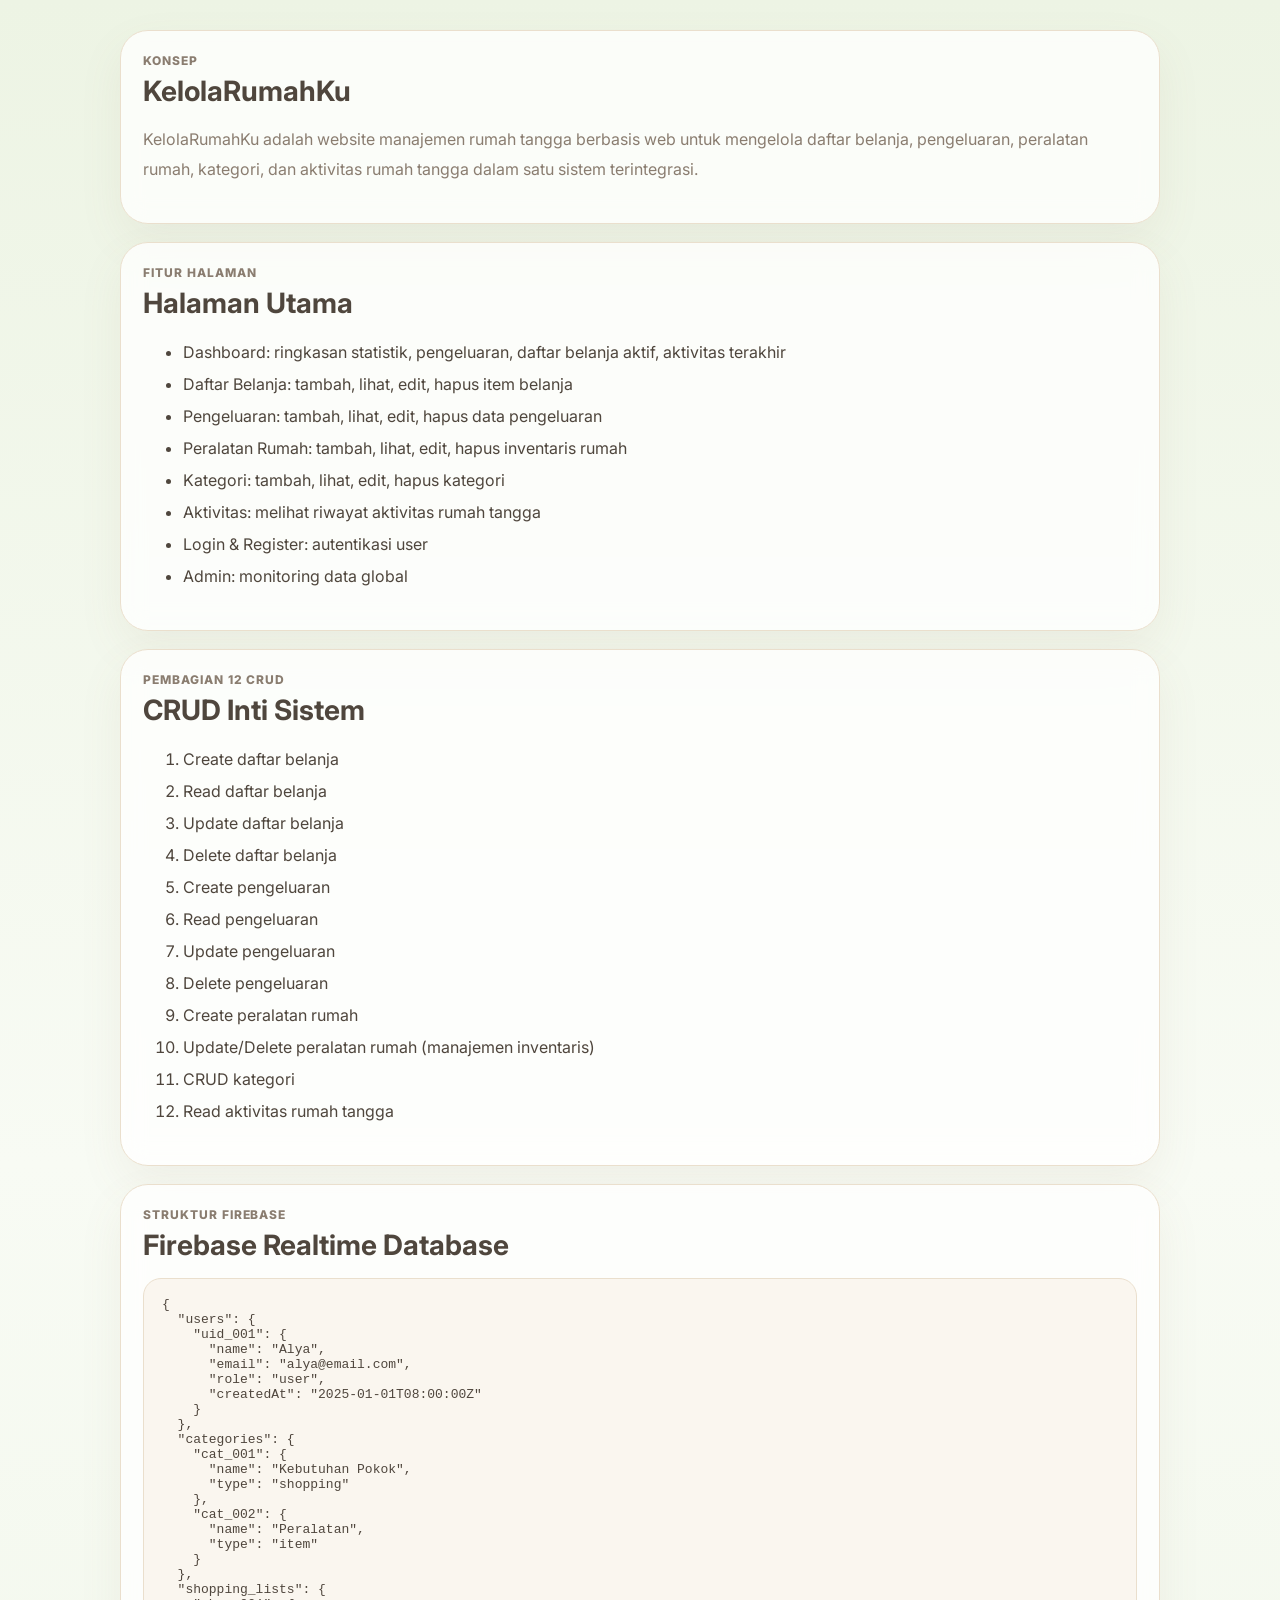
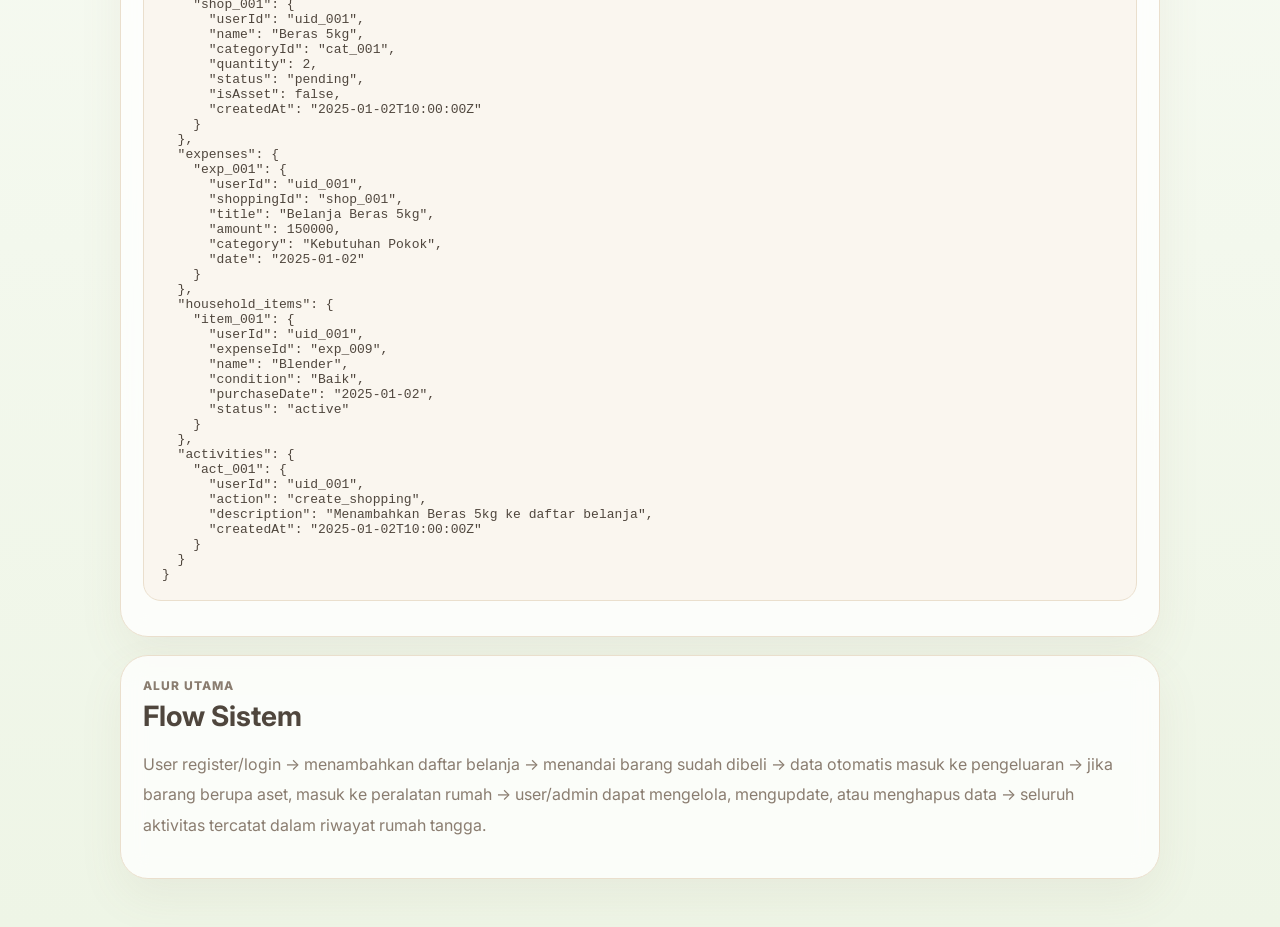
<file: docs/konsep-fitur-crud-firebase.html>
<!DOCTYPE html>
<html lang="id">
<head>
  <meta charset="UTF-8" />
  <meta name="viewport" content="width=device-width, initial-scale=1.0" />
  <title>Dokumentasi Final - KelolaRumahKu</title>
  <link rel="preconnect" href="https://fonts.googleapis.com">
  <link rel="preconnect" href="https://fonts.gstatic.com" crossorigin>
  <link href="https://fonts.googleapis.com/css2?family=Inter:wght@400;500;600;700;800&display=swap" rel="stylesheet">
  <link rel="stylesheet" href="../assets/style.css" />
</head>
<body>
  <div class="docs">
    <div class="panel">
      <div class="head"><div><div class="eyebrow">Konsep</div><h3>KelolaRumahKu</h3></div></div>
      <p style="line-height:1.9;color:var(--muted)">
        KelolaRumahKu adalah website manajemen rumah tangga berbasis web untuk mengelola daftar belanja,
        pengeluaran, peralatan rumah, kategori, dan aktivitas rumah tangga dalam satu sistem terintegrasi.
      </p>
    </div>

    <div class="panel">
      <div class="head"><div><div class="eyebrow">Fitur Halaman</div><h3>Halaman Utama</h3></div></div>
      <ul style="line-height:2;color:var(--text)">
        <li>Dashboard: ringkasan statistik, pengeluaran, daftar belanja aktif, aktivitas terakhir</li>
        <li>Daftar Belanja: tambah, lihat, edit, hapus item belanja</li>
        <li>Pengeluaran: tambah, lihat, edit, hapus data pengeluaran</li>
        <li>Peralatan Rumah: tambah, lihat, edit, hapus inventaris rumah</li>
        <li>Kategori: tambah, lihat, edit, hapus kategori</li>
        <li>Aktivitas: melihat riwayat aktivitas rumah tangga</li>
        <li>Login & Register: autentikasi user</li>
        <li>Admin: monitoring data global</li>
      </ul>
    </div>

    <div class="panel">
      <div class="head"><div><div class="eyebrow">Pembagian 12 CRUD</div><h3>CRUD Inti Sistem</h3></div></div>
      <ol style="line-height:2;color:var(--text)">
        <li>Create daftar belanja</li>
        <li>Read daftar belanja</li>
        <li>Update daftar belanja</li>
        <li>Delete daftar belanja</li>
        <li>Create pengeluaran</li>
        <li>Read pengeluaran</li>
        <li>Update pengeluaran</li>
        <li>Delete pengeluaran</li>
        <li>Create peralatan rumah</li>
        <li>Update/Delete peralatan rumah (manajemen inventaris)</li>
        <li>CRUD kategori</li>
        <li>Read aktivitas rumah tangga</li>
      </ol>
    </div>

    <div class="panel">
      <div class="head"><div><div class="eyebrow">Struktur Firebase</div><h3>Firebase Realtime Database</h3></div></div>
      <pre>{
  "users": {
    "uid_001": {
      "name": "Alya",
      "email": "alya@email.com",
      "role": "user",
      "createdAt": "2025-01-01T08:00:00Z"
    }
  },
  "categories": {
    "cat_001": {
      "name": "Kebutuhan Pokok",
      "type": "shopping"
    },
    "cat_002": {
      "name": "Peralatan",
      "type": "item"
    }
  },
  "shopping_lists": {
    "shop_001": {
      "userId": "uid_001",
      "name": "Beras 5kg",
      "categoryId": "cat_001",
      "quantity": 2,
      "status": "pending",
      "isAsset": false,
      "createdAt": "2025-01-02T10:00:00Z"
    }
  },
  "expenses": {
    "exp_001": {
      "userId": "uid_001",
      "shoppingId": "shop_001",
      "title": "Belanja Beras 5kg",
      "amount": 150000,
      "category": "Kebutuhan Pokok",
      "date": "2025-01-02"
    }
  },
  "household_items": {
    "item_001": {
      "userId": "uid_001",
      "expenseId": "exp_009",
      "name": "Blender",
      "condition": "Baik",
      "purchaseDate": "2025-01-02",
      "status": "active"
    }
  },
  "activities": {
    "act_001": {
      "userId": "uid_001",
      "action": "create_shopping",
      "description": "Menambahkan Beras 5kg ke daftar belanja",
      "createdAt": "2025-01-02T10:00:00Z"
    }
  }
}</pre>
    </div>

    <div class="panel">
      <div class="head"><div><div class="eyebrow">Alur Utama</div><h3>Flow Sistem</h3></div></div>
      <p style="line-height:1.9;color:var(--muted)">
        User register/login → menambahkan daftar belanja → menandai barang sudah dibeli →
        data otomatis masuk ke pengeluaran → jika barang berupa aset, masuk ke peralatan rumah →
        user/admin dapat mengelola, mengupdate, atau menghapus data → seluruh aktivitas tercatat
        dalam riwayat rumah tangga.
      </p>
    </div>
  </div>
</body>
</html>
</file>
<file: assets/style.css>
:root{
  --bg:#fcfaf6;
  --bg-2:#f5efe3;
  --surface:rgba(255,255,255,0.76);
  --surface-strong:#fffdf9;
  --line:#eadfcd;
  --text:#4f463d;
  --muted:#8a7d70;
  --primary:#8ea565;
  --primary-dark:#72864f;
  --mint:#dde8cf;
  --sand:#efe2c7;
  --peach:#f5ddd4;
  --rose:#edd6dd;
  --shadow:0 18px 45px rgba(135,112,84,.08);
  --radius:28px;
}
*{box-sizing:border-box;overflow-wrap:break-word;word-wrap:break-word}
html{scroll-behavior:smooth}
body{
  margin:0;
  font-family:Inter,system-ui,-apple-system,Segoe UI,Roboto,Arial,sans-serif;
  color:var(--text);
  background:
    radial-gradient(circle at top left, #f6f0e5 0%, #fcfaf6 42%, #fbf8f2 100%);
}
a{text-decoration:none;color:inherit}
button,input,select,textarea{font:inherit}
.shell{display:flex;min-height:100vh}
.sidebar{
  width:290px;
  padding:24px 20px;
  background:linear-gradient(180deg, rgba(247,241,231,.96), rgba(252,249,243,.98));
  border-right:1px solid var(--line);
  position:sticky;top:0;height:100vh;
}
.brand{display:flex;gap:14px;align-items:center;margin-bottom:26px}
.brand .logo{
  width:54px;height:54px;border-radius:18px;display:grid;place-items:center;
  font-size:26px;background:linear-gradient(135deg,#dfe9c8,#f2e9d7);box-shadow:var(--shadow)
}
.brand h1{margin:0;font-size:26px;color:var(--primary-dark)}
.brand p{margin:4px 0 0;color:var(--muted);font-size:13px}
.nav{display:grid;gap:10px;margin-bottom:22px}
.nav a{
  padding:14px 16px;border-radius:18px;font-weight:700;color:var(--text);
  display:flex;gap:12px;align-items:center;border:1px solid transparent;
}
.nav a:hover{background:#fffdf9;border-color:var(--line)}
.nav a.active{
  background:linear-gradient(135deg,#edf3de,#fbf7ee);
  color:var(--primary-dark);border-color:#e4dbc9;
  box-shadow:0 12px 28px rgba(114,134,79,.08);
}
.side-card{
  background:var(--surface);
  backdrop-filter: blur(12px);
  border:1px solid var(--line);
  border-radius:24px;
  padding:18px;
  box-shadow:var(--shadow);
  margin-bottom:16px;
}
.side-card h3,.side-card h4{margin:0 0 10px}
.stack{display:grid;gap:10px}
.btn{
  border:none;cursor:pointer;border-radius:16px;padding:12px 14px;font-weight:800;
}
.btn-primary{background:linear-gradient(135deg,var(--primary),var(--primary-dark));color:white}
.btn-soft{background:#f7f2e8;border:1px solid var(--line);color:var(--text)}
.main{flex:1;padding:26px}
.hero{
  display:grid;grid-template-columns:1.15fr .85fr;gap:20px;
  background:linear-gradient(135deg, rgba(255,252,246,.88), rgba(244,236,222,.88));
  border:1px solid var(--line);
  border-radius:34px;
  padding:30px;
  box-shadow:var(--shadow);
  margin-bottom:20px;
}
.badge{
  display:inline-flex;align-items:center;gap:8px;padding:8px 12px;
  background:#eef3e1;color:var(--primary-dark);border-radius:999px;font-size:13px;font-weight:800;
}
.hero h2{font-size:44px;line-height:1.12;margin:12px 0 12px;max-width:780px}
.hero p{color:var(--muted);line-height:1.8;max-width:640px;font-size:16px}
.hero-actions{display:flex;gap:12px;margin-top:18px;flex-wrap:wrap}
.hero-visual{
  min-height:290px;border-radius:28px;border:1px solid var(--line);
  background:radial-gradient(circle at top right, #e4ecd4, #f6efdf 58%, #fffdf8 100%);
  position:relative;overflow:hidden;
}
.blob{position:absolute;border-radius:999px;opacity:.95;filter:blur(1px)}
.blob.a{width:170px;height:170px;background:#dce7c9;top:24px;right:30px}
.blob.b{width:110px;height:110px;background:#f0dbc8;bottom:48px;left:30px}
.float-card{
  position:absolute;left:24px;right:24px;bottom:24px;
  background:rgba(255,255,255,.72);backdrop-filter: blur(10px);
  border:1px solid rgba(255,255,255,.8);border-radius:24px;padding:18px;
  display:flex;gap:14px;align-items:center;
}
.avatar{
  width:62px;height:62px;border-radius:18px;display:grid;place-items:center;font-size:28px;
  background:linear-gradient(135deg,#f0e5d3,#dce6ca);
}
.grid-4{display:grid;grid-template-columns:repeat(4,1fr);gap:16px;margin-bottom:18px}
.card,.panel{
  background:var(--surface);
  backdrop-filter: blur(12px);
  border:1px solid var(--line);
  border-radius:28px;
  box-shadow:var(--shadow);
}
.card{padding:20px;display:flex;gap:14px;align-items:center}
.icon{
  width:54px;height:54px;border-radius:18px;display:grid;place-items:center;
  background:rgba(255,255,255,.72);font-size:24px
}
.card h3{margin:0;font-size:28px}
.card p{margin:0 0 6px;color:var(--muted);font-weight:700}
.card small{color:var(--muted)}
.tone-mint{background:linear-gradient(135deg,#eef4df,#fbfaf2)}
.tone-sand{background:linear-gradient(135deg,#f8edd8,#fffaf4)}
.tone-peach{background:linear-gradient(135deg,#f7e5de,#fff7f4)}
.tone-rose{background:linear-gradient(135deg,#f2e3e7,#fff8fb)}
.content{
  display:grid;grid-template-columns:1.25fr 1fr;gap:18px
}
.panel{padding:22px}
.head{
  display:flex;justify-content:space-between;align-items:flex-start;margin-bottom:16px
}
.eyebrow{font-size:12px;letter-spacing:.08em;text-transform:uppercase;color:var(--muted);font-weight:800}
.head h3{margin:6px 0 0;font-size:28px}
.mini{
  border:1px solid var(--line);background:#f6f0e3;border-radius:14px;padding:10px 14px;font-weight:800;cursor:pointer
}
.chart-wrap{display:grid;grid-template-columns:260px 1fr;gap:26px;align-items:center}
.donut{
  width:240px;height:240px;border-radius:50%;margin:auto;position:relative;
  background:conic-gradient(#91a861 0 34%, #e4c27a 34% 56%, #d99d72 56% 76%, #d5a5b7 76% 100%);
}
.donut:after{
  content:"";position:absolute;inset:30px;border-radius:50%;background:#fffdf9;border:1px solid var(--line)
}
.donut-center{
  position:absolute;inset:0;display:grid;place-items:center;z-index:1;text-align:center
}
.donut-center strong{font-size:28px}
.donut-center span{display:block;color:var(--muted);margin-top:5px}
.legend{display:grid;gap:14px}
.legend-row{display:flex;justify-content:space-between;gap:10px;font-weight:700}
.legend-row span{display:flex;align-items:center;gap:10px}
.dot{width:12px;height:12px;border-radius:50%;display:inline-block}
.dot.g{background:#91a861}.dot.y{background:#e4c27a}.dot.o{background:#d99d72}.dot.p{background:#d5a5b7}
.list{display:grid;gap:12px}
.item{
  display:flex;justify-content:space-between;align-items:center;
  border-bottom:1px dashed #ebdfcf;padding:14px 0
}
.item-left{display:flex;gap:12px;align-items:center}
.item-badge{
  width:46px;height:46px;border-radius:16px;display:grid;place-items:center;font-size:20px
}
.bg-mint{background:#ebf2dc}.bg-sand{background:#f7ecd5}.bg-peach{background:#f6e7df}.bg-rose{background:#f1e4e8}
.item h4{margin:0 0 4px}.item p{margin:0;color:var(--muted);font-size:14px}
.table{width:100%;border-collapse:collapse}
.table th,.table td{padding:15px 12px;border-bottom:1px solid #ece2d4;text-align:left}
.table th{font-size:14px;color:var(--muted)}
.status{
  display:inline-flex;padding:8px 12px;border-radius:999px;font-size:13px;font-weight:800
}
.pending{background:#f7ecd7;color:#a76d24}.done{background:#e7efdb;color:#5e7c30}
.activity{display:grid;gap:16px}
.activity-row{display:flex;gap:12px}
.activity-dot{
  width:12px;height:12px;border-radius:50%;background:var(--primary);margin-top:8px;
  box-shadow:0 0 0 6px rgba(142,165,101,.12)
}
.form-grid{display:grid;grid-template-columns:repeat(2,1fr);gap:14px}
.input, select{
  width:100%;padding:14px 16px;border-radius:16px;border:1px solid var(--line);
  background:rgba(255,255,255,.78);outline:none
}
.page-title{font-size:38px;margin:0 0 8px}
.page-sub{color:var(--muted);margin:0 0 20px;line-height:1.8}
.auth-wrap{
  min-height:100vh;display:grid;place-items:center;padding:24px;
  background:radial-gradient(circle at top left, #f5efe4 0, #fcfaf6 48%, #fbf7ef 100%);
}
.auth-card{
  width:min(980px,100%);display:grid;grid-template-columns:1fr .95fr;
  border:1px solid var(--line);border-radius:34px;overflow:hidden;background:rgba(255,255,255,.72);
  box-shadow:var(--shadow);backdrop-filter: blur(12px);
}
.auth-side{
  padding:34px;background:linear-gradient(135deg,#eef4df,#f7efe0);position:relative
}
.auth-side h2{font-size:40px;line-height:1.15;margin:12px 0}
.auth-side p{color:var(--muted);line-height:1.8;max-width:480px}
.auth-form{padding:34px;background:rgba(255,255,255,.84)}
.auth-form h3{font-size:30px;margin:0 0 8px}
.helper{color:var(--muted);margin-bottom:20px}
.footer-note{margin-top:18px;color:var(--muted);font-size:14px}
.docs{max-width:1100px;margin:0 auto;padding:30px}
.docs .panel{margin-bottom:18px}
pre{
  white-space:pre-wrap;word-break:break-word;background:#faf6ef;border:1px solid var(--line);
  border-radius:18px;padding:18px;overflow:auto
}
@media (max-width:1200px){
  .grid-4{grid-template-columns:repeat(2,1fr)}
  .content{grid-template-columns:1fr}
}
@media (max-width:900px){
  .shell{display:block}.sidebar{position:static;width:100%;height:auto}
  .hero{grid-template-columns:1fr}.hero h2{font-size:34px}
  .chart-wrap{grid-template-columns:1fr}.auth-card{grid-template-columns:1fr}
}
@media (max-width:640px){
  .grid-4{grid-template-columns:1fr}.form-grid{grid-template-columns:1fr}
}

.auth-gate{
  position:fixed;inset:0;display:grid;place-items:center;background:rgba(252,250,246,.94);z-index:9999;
  color:var(--primary-dark);font-weight:800;letter-spacing:.02em;
}
body.app-ready .auth-gate{display:none}
.profile-card{display:grid;grid-template-columns:auto minmax(0,1fr);gap:12px;align-items:center;width:100%}
.profile-card > button{grid-column:1 / -1;width:100%;margin-top:4px}
.profile-card h3{margin:0;font-size:16px;line-height:1.2;word-wrap:break-word}
.profile-card p{margin:2px 0 0;color:var(--muted);font-size:12px;line-height:1.4;word-wrap:break-word}
.profile-avatar{
  width:40px;height:40px;border-radius:12px;display:grid;place-items:center;font-weight:800;font-size:16px;
  background:linear-gradient(135deg,#edf4dd,#f5e8d6);color:var(--primary-dark)
}
.dashboard-preview{padding:24px;display:grid;align-content:end;gap:14px}
.quick-card{
  border-radius:24px;padding:18px;background:rgba(255,255,255,.78);border:1px solid var(--line);
  box-shadow:var(--shadow);max-width:320px
}
.quick-card small{display:block;color:var(--muted);margin-bottom:6px;font-weight:700}
.quick-card strong{display:block;font-size:20px;margin-bottom:6px}
.quick-card span{display:block;color:var(--muted);line-height:1.6}
.right-card{margin-left:auto}
.soft-green{background:linear-gradient(135deg,#eef4df,#fffdf7)}
.soft-sand{background:linear-gradient(135deg,#f7ecd8,#fffaf2)}
.empty-state{
  border:1px dashed var(--line);background:#fffdf9;border-radius:24px;padding:22px;line-height:1.8
}
.empty-state p{margin:0 0 12px}
.auth-points{display:grid;gap:10px;margin-top:24px;font-weight:700;color:var(--primary-dark)}
.auth-link-btn{text-align:center;display:block}
.form-message{min-height:24px;margin:14px 0 0;color:var(--muted)}
.form-message.error{color:#b34d4d}
.form-message.info{color:var(--primary-dark)}


/* Dashboard refresh */
body{background:linear-gradient(180deg,#edf4e4 0%,#f8fbf4 46%,#eef5e6 100%)}
.dashboard-shell{gap:0}
.dashboard-sidebar{
  width:280px;
  padding:22px 18px;
  background:rgba(255,255,255,.72);
  backdrop-filter:blur(18px);
  border-right:1px solid rgba(171,194,154,.34);
}
.brand-dashboard .logo,
.topbar-avatar,
.metric-icon,
.hero-avatar{
  background:linear-gradient(135deg,#dfeacd,#eef5e4);
  color:#6c8750;
}
.brand-dashboard h1,.page-title,.topbar-tabs a.active,.dashboard-nav a.active{color:#6a8350}
.brand-dashboard p,.topbar-user span,.dashboard-nav a,.metric-card p,.metric-card small,.finance-highlight small,.insight-card small,.soft-badge,.quick-menu-title,.mini-summary-list span,.modern-item p{color:#7f8e74}
.dashboard-nav a{
  border-radius:16px;
  padding:13px 14px;
  font-weight:700;
}
.dashboard-nav a:hover{background:#f5f9ef;border-color:#dde8cf}
.dashboard-nav a.active{
  background:linear-gradient(135deg,#eef5e2,#fbfcf8);
  border:1px solid #dbe8c8;
  box-shadow:0 14px 26px rgba(114,134,79,.12);
}
.dashboard-profile-card,.quick-menu-card,.card-surface,.metric-card,.modern-panel{
  background:rgba(255,255,255,.78);
  border:1px solid rgba(171,194,154,.30);
  box-shadow:0 18px 40px rgba(114,134,79,.10);
}

.quick-menu-card{margin-top:6px}
.quick-menu-title{font-weight:800;font-size:14px;margin-bottom:14px}
.mini-summary-list{display:grid;gap:12px}
.mini-summary-list strong{display:block;margin-top:6px;font-size:18px;color:#69824f}
.dashboard-main{padding:22px 24px 28px}
.topbar{display:flex;justify-content:space-between;align-items:center;gap:18px;margin-bottom:18px;flex-wrap:wrap}
.topbar-tabs{display:flex;gap:22px;flex-wrap:wrap}
.topbar-tabs a{font-weight:700;color:#8d9c84;padding-bottom:5px;border-bottom:2px solid transparent}
.topbar-tabs a.active{border-color:#9bb87f}
.topbar-user{display:flex;align-items:center;gap:10px;font-weight:700;color:#667d54;background:rgba(255,255,255,.7);padding:8px 12px;border-radius:999px;border:1px solid rgba(171,194,154,.30)}
.topbar-avatar{width:38px;height:38px;border-radius:50%;display:grid;place-items:center;font-weight:800}
.dashboard-hero{display:grid;grid-template-columns:1.2fr .9fr;gap:22px;padding:26px 28px;border-radius:28px;margin-bottom:18px}
.hero-chip{display:inline-flex;align-items:center;padding:8px 12px;border-radius:999px;background:#edf5e2;color:#72864f;font-size:13px;font-weight:800}
.dashboard-hero h2{margin:14px 0 12px;font-size:42px;line-height:1.15;color:#5e7547}
.dashboard-hero h2 span{color:#8ea565}
.dashboard-hero p{max-width:620px;color:#7d8c73;line-height:1.8}
.dashboard-hero-visual{position:relative;min-height:260px;border-radius:28px;background:linear-gradient(135deg,#eef5e2,#fafcf7);overflow:hidden;border:1px solid #dde9cf}
.hero-circle{position:absolute;border-radius:50%;background:rgba(142,165,101,.18)}
.hero-circle.large{width:220px;height:220px;top:-24px;right:-12px}
.hero-circle.small{width:140px;height:140px;bottom:18px;left:18px}
.hero-illustration-card{position:absolute;inset:24px;display:grid;place-items:center}
.hero-avatar{width:128px;height:128px;border-radius:32px;display:grid;place-items:center;font-size:58px;box-shadow:0 20px 35px rgba(114,134,79,.16)}
.hero-illustration-lines{position:absolute;right:28px;top:42px;display:grid;gap:10px}
.hero-illustration-lines span{display:block;width:90px;height:14px;border-radius:999px;background:rgba(142,165,101,.18)}
.hero-floating{position:absolute;display:grid;place-items:center;width:54px;height:54px;border-radius:18px;background:#fff;box-shadow:0 12px 30px rgba(114,134,79,.14);font-size:24px}
.hero-floating-a{top:66px;left:34px}
.hero-floating-b{bottom:42px;right:48px}
.modern-stats-grid{display:grid;grid-template-columns:repeat(5,minmax(0,1fr));gap:14px;margin-bottom:18px}
.metric-card{display:flex;flex-direction:column;gap:10px;align-items:flex-start;padding:16px;border-radius:20px;min-width:0}
.metric-icon{width:38px;height:38px;border-radius:12px;display:grid;place-items:center;font-size:18px;flex-shrink:0}
.metric-card > div{min-width:0;width:100%}
.metric-card p{margin:0;font-size:12px;font-weight:700;color:#7e8e71;text-transform:uppercase;letter-spacing:0.03em}
.metric-card h3{margin:4px 0 0;font-size:22px;color:#5a7044;white-space:nowrap;overflow:hidden;text-overflow:ellipsis}
.metric-card small{display:block;margin-top:6px;font-size:11px;line-height:1.4;color:#859678}
.metric-blue{background:linear-gradient(135deg,rgba(239,246,232,.98),rgba(255,255,255,.84))}
.metric-green{background:linear-gradient(135deg,rgba(229,241,216,.98),rgba(255,255,255,.84))}
.metric-teal{background:linear-gradient(135deg,rgba(220,240,235,.98),rgba(255,255,255,.84))}
.metric-yellow{background:linear-gradient(135deg,rgba(245,239,222,.98),rgba(255,255,255,.84))}
.metric-pink{background:linear-gradient(135deg,rgba(241,236,230,.98),rgba(255,255,255,.84))}
.dashboard-content-grid{display:grid;grid-template-columns:1.55fr .95fr;gap:18px}
.stat-panel{grid-row:span 2}
.modern-panel{padding:22px;border-radius:26px}
.modern-head h3{font-size:30px;color:#647c4c}
.soft-badge{padding:10px 14px;border-radius:999px;background:#eef5e4;font-weight:800}
.chart-summary-grid{display:grid;grid-template-columns:repeat(3,minmax(0,1fr));gap:14px;margin:18px 0}
.chart-summary-card{background:#f9fbf6;border:1px solid #e2ebd6;border-radius:22px;padding:18px}
.chart-summary-card span,.chart-mini-stats span{display:block;font-size:14px;font-weight:700;color:#7e8d74;margin-bottom:10px}
.chart-summary-card strong,.chart-mini-stats strong{font-size:28px;color:#62794a}
.chart-summary-card.warning{background:#f5f1e9;border-color:#e9dfcb}
.chart-summary-card.success{background:#f0f7e8;border-color:#dceacc}
.chart-grid{display:grid;grid-template-columns:repeat(2,minmax(0,1fr));gap:14px}
.chart-card{background:#fbfcf8;border:1px solid #e2ebd6;border-radius:24px;padding:18px;display:flex;flex-direction:column;gap:14px}
.chart-card.wide{grid-column:1 / -1}
.chart-card-head h4{margin:0;color:#647c4c;font-size:20px}
.chart-card-head p{margin:6px 0 0;color:#829077;font-size:14px}
.chart-canvas-wrap{position:relative;min-height:250px}
.chart-canvas-wrap.large{min-height:280px}
.chart-canvas-wrap.donut{min-height:280px;max-width:340px;margin:0 auto;width:100%}
.chart-mini-stats{display:grid;grid-template-columns:repeat(3,minmax(0,1fr));gap:12px}
.chart-mini-stats div{background:#f3f7ec;border-radius:18px;padding:14px;border:1px solid #e1ead4}
.modern-list{display:grid;gap:8px}
.modern-item{padding:14px 0;border-bottom:1px solid #e7eddc}
.modern-item strong{color:#6a8350}
.empty-inline{padding:20px 0;color:#8b9a80}
@media (max-width:1400px){
  .modern-stats-grid{grid-template-columns:repeat(3,minmax(0,1fr))}
}
@media (max-width:1200px){
  .dashboard-content-grid{grid-template-columns:1fr}
  .stat-panel{grid-row:auto}
}
@media (max-width:900px){
  .dashboard-hero,.chart-summary-grid,.chart-mini-stats{grid-template-columns:1fr}
  .chart-grid{grid-template-columns:1fr}
}
@media (max-width:640px){
  .topbar-tabs{gap:14px}
  .modern-stats-grid{grid-template-columns:1fr}
  .dashboard-main{padding:18px}
  .dashboard-hero h2{font-size:32px}
}


.line-chart-card{
  background:#fbfcf8;
  border:1px solid #e2ebd6;
  border-radius:24px;
  padding:18px;
  box-shadow:0 10px 24px rgba(114,134,79,.08);
}
.chart-canvas-wrap.line-only{
  min-height:360px;
}
.list-panel{
  align-self:start;
}
#recentExpensesList .modern-item{
  border-bottom:none;
  padding-bottom:6px;
}


.page-header-row{display:flex;align-items:flex-start;justify-content:space-between;gap:16px;flex-wrap:wrap;margin-bottom:20px}
.page-header-copy{max-width:760px}
.add-data-btn{display:inline-flex;align-items:center;gap:10px;box-shadow:0 14px 30px rgba(114,134,79,.16)}
.add-data-btn .plus{width:24px;height:24px;border-radius:999px;display:grid;place-items:center;background:rgba(255,255,255,.22);font-weight:900}
.form-panel{margin-top:18px}
.form-panel .head{margin-bottom:18px}
.form-hint{color:var(--muted);margin:0 0 18px;line-height:1.7}
.form-grid-3{display:grid;grid-template-columns:repeat(3,1fr);gap:14px}
.full-span{grid-column:1 / -1}
.form-actions{display:flex;gap:12px;flex-wrap:wrap;margin-top:18px}
.info-chip{display:inline-flex;align-items:center;gap:8px;padding:9px 14px;border-radius:999px;background:#edf3de;color:var(--primary-dark);font-size:13px;font-weight:800;border:1px solid #dbe6c6}
.panel-note{margin-top:14px;padding:14px 16px;border-radius:18px;background:#fbf8f1;border:1px solid var(--line);color:var(--muted);line-height:1.7}
@media (max-width:900px){.form-grid-3{grid-template-columns:1fr 1fr}}
@media (max-width:640px){.page-header-row{align-items:stretch}.add-data-btn{justify-content:center;width:100%}.form-grid-3{grid-template-columns:1fr}}


.form-message {
  padding: 12px 14px;
  border-radius: 14px;
  font-size: 14px;
  margin-bottom: 14px;
  border: 1px solid transparent;
}
.form-message.info { background: #f3f7ea; color: #607347; border-color: #dbe5c9; }
.form-message.success { background: #edf8ea; color: #406327; border-color: #cfe4c2; }
.form-message.error { background: #fff1ef; color: #9a4b42; border-color: #f0c7c2; }
.collection-list {
  display: grid;
  gap: 14px;
}
.entry-card {
  background: rgba(255,255,255,0.88);
  border: 1px solid #dfe7d1;
  border-radius: 18px;
  padding: 16px;
  box-shadow: 0 10px 30px rgba(112, 132, 76, 0.06);
}
.entry-card-head {
  display: flex;
  align-items: center;
  justify-content: space-between;
  gap: 12px;
  margin-bottom: 10px;
}
.entry-card-head h4 {
  margin: 0;
  font-size: 18px;
  color: #5f7745;
}
.entry-meta {
  display: grid;
  grid-template-columns: repeat(auto-fit, minmax(180px, 1fr));
  gap: 10px;
}
.entry-meta-item {
  padding: 10px 12px;
  border-radius: 14px;
  background: #f8faf3;
  border: 1px solid #e4ecd7;
}
.entry-meta-item small {
  display: block;
  color: #87967a;
  margin-bottom: 4px;
}
.entry-meta-item strong {
  color: #5b7045;
  word-break: break-word;
}
.empty-list {
  padding: 20px;
  text-align: center;
  border: 1px dashed #d8e0ca;
  border-radius: 18px;
  color: #839373;
  background: rgba(255,255,255,0.6);
}
.btn-danger {
  background: #fff3f1;
  color: #99564f;
  border: 1px solid #edcbc7;
}
.btn-danger:hover { transform: translateY(-1px); }

/* Tombol Edit data */
.btn-edit {
  background: #f0f5ff;
  color: #4a5ea6;
  border: 1px solid #c9d3f0;
}
.btn-edit:hover { transform: translateY(-1px); }

/* Tombol Update (mode edit aktif) */
.btn-warning {
  background: linear-gradient(135deg, #f5a623, #e8941b);
  color: #fff;
  border: none;
}
.btn-warning:hover { opacity: 0.9; transform: translateY(-1px); }

/* Wrapper tombol aksi (Edit + Hapus) per card */
.entry-card-actions {
  display: flex;
  gap: 8px;
  align-items: center;
  flex-shrink: 0;
}

.verification-box{padding:14px 16px;border:1px solid var(--line);border-radius:16px;background:#faf6ef}
</file>
